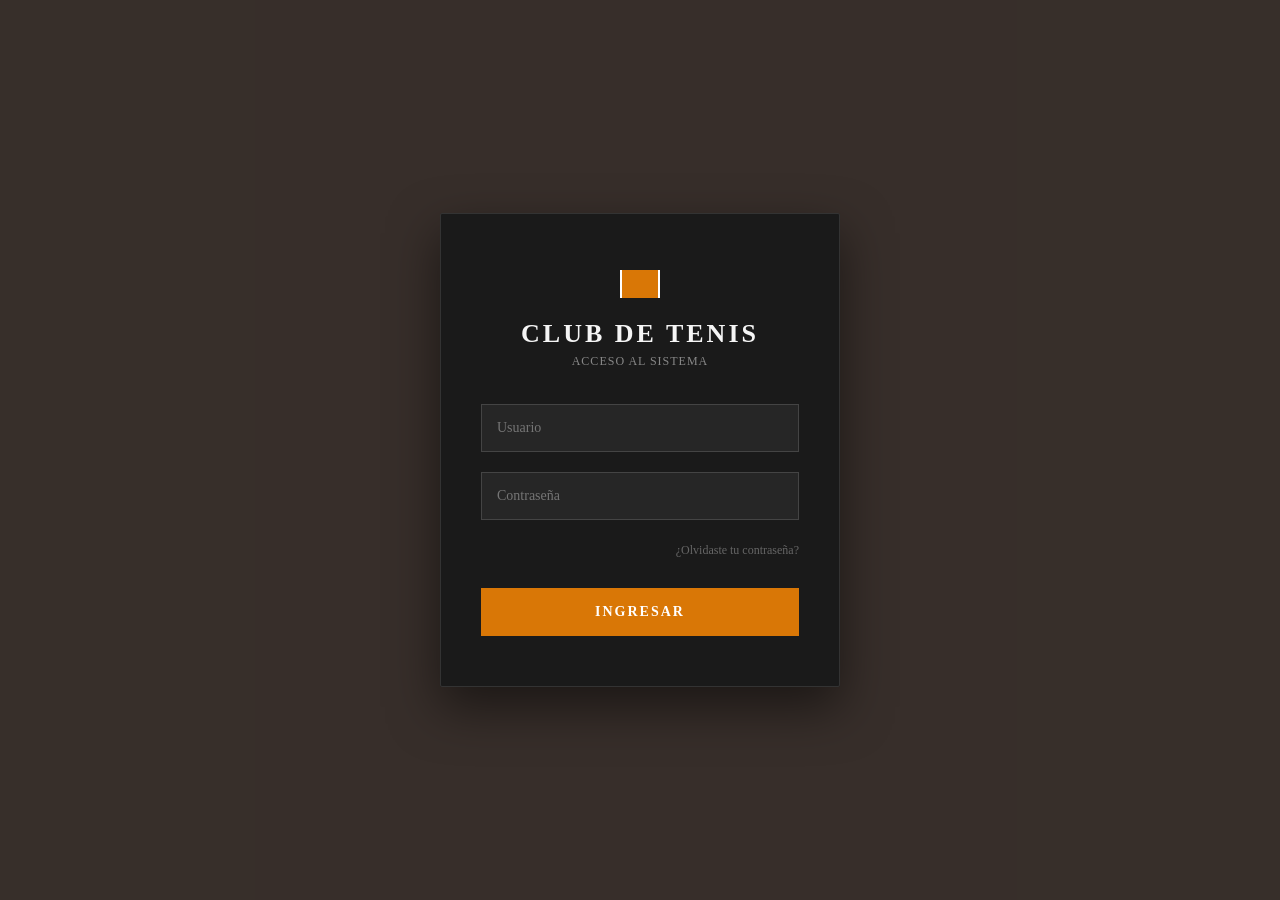
<file: demo/src/main/resources/static/index.html>
<!DOCTYPE html>
<html lang="es">
<head>
  <meta charset="UTF-8">
  <meta name="viewport" content="width=device-width, initial-scale=1.0">
  <title>Court Access | Tenis App</title>
  <link rel="stylesheet" href="inicioSesion.css" />
</head>
<body>
  <div class="overlay"></div>
  
  <div class="login-card">
    <div class="header">
      <div class="court-icon"></div>
      <h1>Club de Tenis</h1>
      <p>Acceso al Sistema</p>
    </div>

    <form id="loginForm">
      <div class="input-container">
        <input type="text" id="username" placeholder="Usuario" required>
      </div>

      <div class="input-container">
        <input type="password" id="password" placeholder="Contraseña" required>
      </div>

      <div class="form-footer">
        <!-- Evento click para abrir el modal -->
        <a href="#" class="forgot-link" id="btnForgot">¿Olvidaste tu contraseña?</a>
      </div>

      <button type="submit" class="btn-submit">INGRESAR</button>
    </form>
  </div>

  <!-- Modal para recuperar contraseña -->
  <div id="modalRecuperar" class="modal-overlay" style="display: none;">
    <div class="login-card modal-content">
      <div class="header">
        <h2>Recuperar Contraseña</h2>
        <p>Ingresa tu nombre real o nombre de acceso</p>
      </div>

      <form id="recuperarForm">
        <div class="input-container">
          <input type="text" id="inputIdentificador" placeholder="Usuario o Nombre de Acceso" required>
        </div>

        <div id="mensajeResultado" class="mensaje-resultado"></div>

        <div class="modal-buttons">
          <button type="submit" class="btn-submit">ENVIAR</button>
          <button type="button" class="btn-cancel" id="btnCerrarModal">CANCELAR</button>
        </div>
      </form>
    </div>
  </div>

  <script src="login.js"></script>
</body>
</html>
</file>
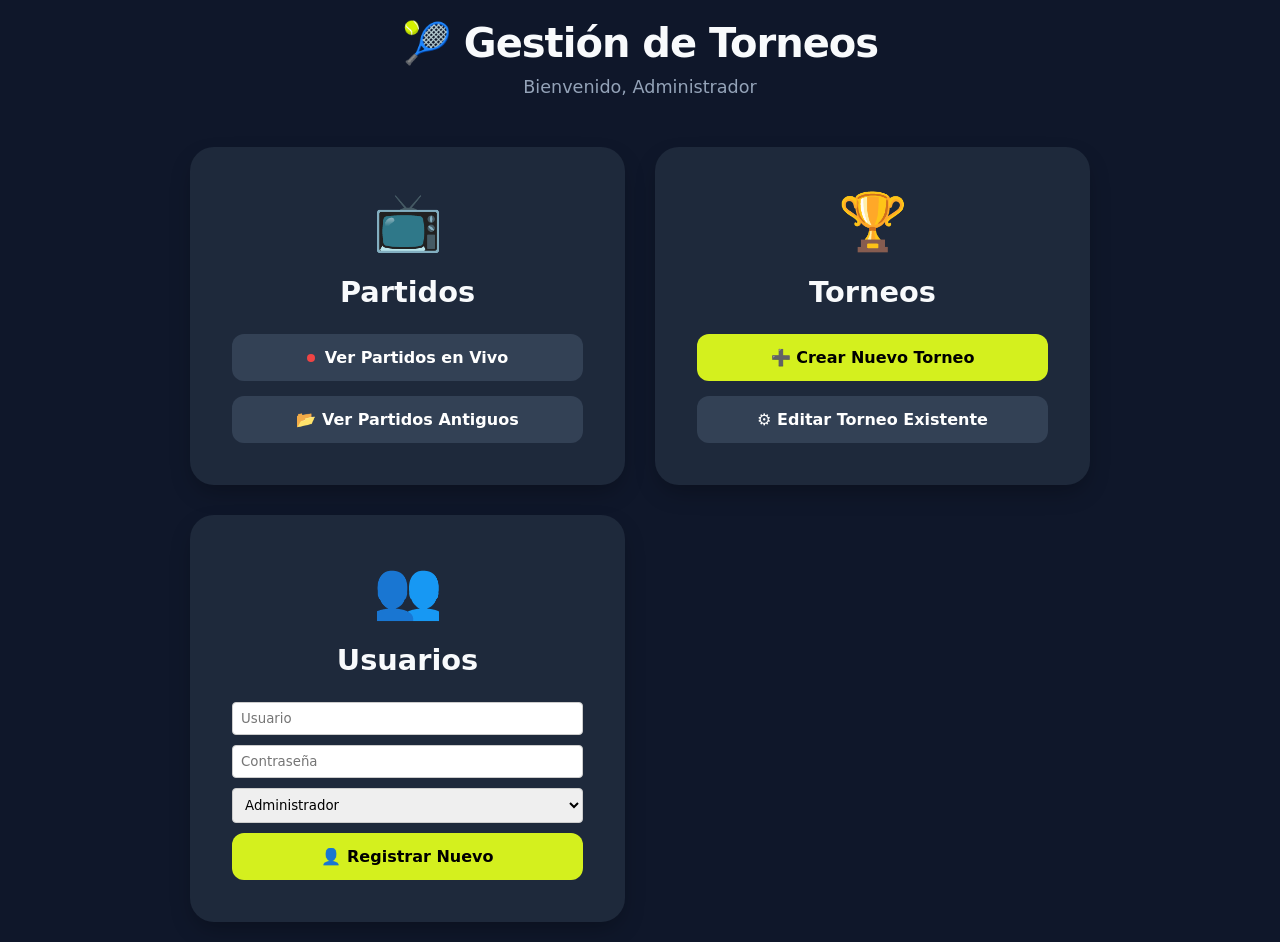
<file: demo/src/main/resources/static/CrearTorneo/Admin.html>
<!DOCTYPE html>
<html lang="es">
<head>
    <meta charset="UTF-8">
    <meta name="viewport" content="width=device-width, initial-scale=1.0">
    <title>Panel de Administración - Tenis</title>
    <link rel="stylesheet" href="admin.css">
</head>
<body>
    <div class="admin-container">
        <header>
            <h1>🎾 Gestión de Torneos</h1>
            <p>Bienvenido, Administrador</p>
        </header>
        <div class="menu-grid">
            <div class="card-menu">
                <div class="icon">📺</div>
                <h2>Partidos</h2>
                <div class="options">
                    <button class="btn-opt" onclick="navegar('vivo')">
                        <span class="dot"></span> Ver Partidos en Vivo
                    </button>
                    <button class="btn-opt" onclick="navegar('antiguos')">
                        📂 Ver Partidos Antiguos
                    </button>
                </div>
            </div>
            <div class="card-menu">
                <div class="icon">🏆</div>
                <h2>Torneos</h2>
                <div class="options">
                    <button class="btn-opt primary" onclick="window.location.href='crear-torneo.html'">
                        ➕ Crear Nuevo Torneo
                    </button>
                    <button class="btn-opt" onclick="navegar('editar')">
                        ⚙️ Editar Torneo Existente
                    </button>
                </div>
            </div>

            <!-- Nueva Tarjeta para Gestión de Usuarios -->
            <div class="card-menu">
                <div class="icon">👥</div>
                <h2>Usuarios</h2>
                <div class="options">
                    <form id="registroUsuarioForm" style="display: flex; flex-direction: column; gap: 10px;">
                        <input type="text" id="newUsername" placeholder="Usuario" required 
                               style="padding: 8px; border-radius: 4px; border: 1px solid #ccc;">
                        
                        <input type="password" id="newPassword" placeholder="Contraseña" required 
                               style="padding: 8px; border-radius: 4px; border: 1px solid #ccc;">
                        
                        <select id="newRolId" style="padding: 8px; border-radius: 4px; border: 1px solid #ccc;">
                            <option value="ADMINISTRADOR">Administrador</option>
                            <option value="JUEZ">Juez</option>
                            <option value="JUGADOR">Jugador</option>
                        </select>

                        <button type="submit" class="btn-opt primary" style="width: 100%;">
                            👤 Registrar Nuevo
                        </button>
                    </form>
                </div>
            </div>
        </div>
    </div>

    <script src="admin.js"></script>

</body>
</html>
</file>
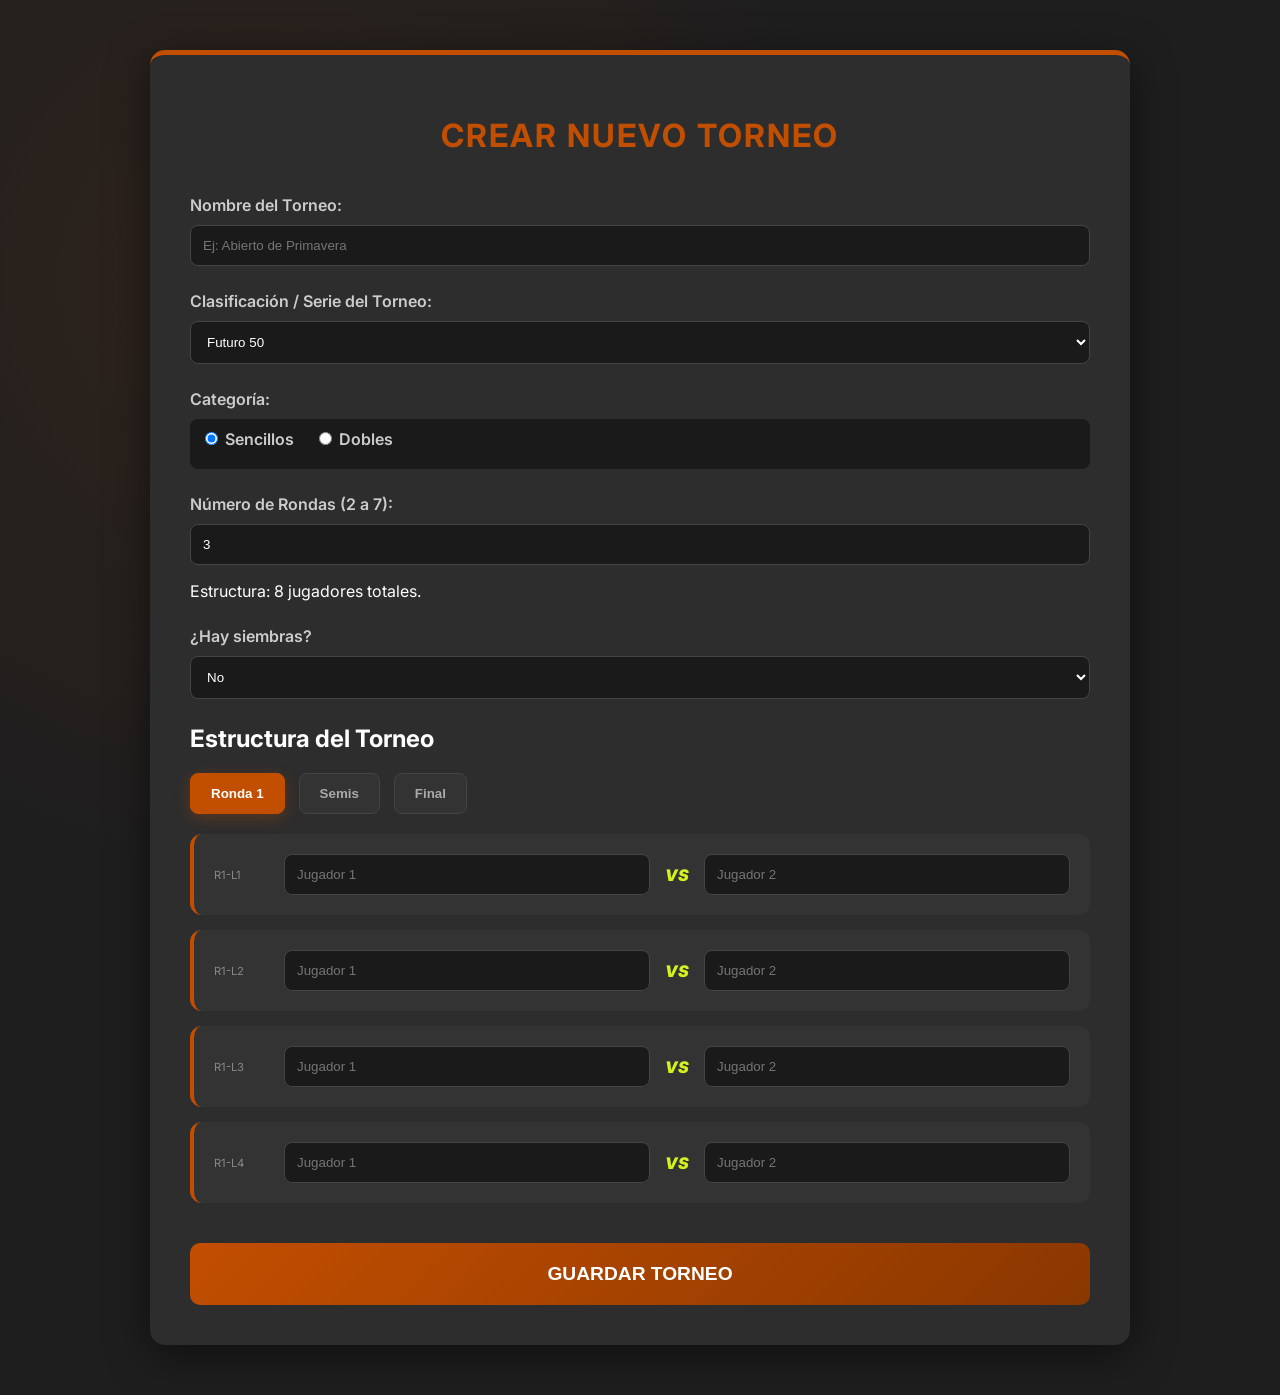
<file: demo/src/main/resources/static/CrearTorneo/crear-torneo.html>
<!DOCTYPE html>
<html lang="es">
<head>
    <meta charset="UTF-8">
    <meta name="viewport" content="width=device-width, initial-scale=1.0">
    <title>Crear Torneo | Admin</title>
    <link href="https://fonts.googleapis.com/css2?family=Inter:wght@300;400;600;700&display=swap" rel="stylesheet">
    <style>
        :root {
            --clay-orange: #C24E00;
            --clay-dark: #2A1B15;
            --clay-bg: #1e1e1e;
            --clay-card: #2d2d2d;
            --clay-text: #ffffff;
            --clay-accent: #d4f01e; /* Color pelota de tenis */
            --clay-border: #444;
        }
        body {
            font-family: 'Inter', sans-serif;
            background-color: var(--clay-bg);
            color: var(--clay-text);
            margin: 0; padding: 20px;
            background-image: radial-gradient(circle at 20% 20%, rgba(194, 78, 0, 0.1) 0%, transparent 40%);
        }
        .container {
            max-width: 900px; margin: 30px auto;
            background-color: var(--clay-card);
            padding: 40px; border-radius: 15px;
            box-shadow: 0 10px 40px rgba(0,0,0,0.5);
            border-top: 5px solid var(--clay-orange);
        }
        h1 {
            color: var(--clay-orange); text-align: center;
            text-transform: uppercase; letter-spacing: 2px;
            margin-bottom: 40px; font-weight: 700;
        }
        .form-group { margin-bottom: 25px; }
        label { display: block; margin-bottom: 10px; font-weight: 600; color: #ccc; }
        input[type="text"], input[type="number"], select {
            width: 100%; padding: 12px; background: #1a1a1a;
            border: 1px solid var(--clay-border); color: white;
            border-radius: 8px; box-sizing: border-box;
        }
        input:focus { border-color: var(--clay-orange); outline: none; }
        .radio-group {
            display: flex; gap: 20px; background: #1a1a1a;
            padding: 10px; border-radius: 8px;
        }
        .tab-button {
            background-color: #333; border: 1px solid var(--clay-border);
            color: #aaa; padding: 12px 20px; cursor: pointer;
            border-radius: 8px; margin-right: 10px; font-weight: 600; transition: 0.3s;
        }
        .tab-button.active {
            background-color: var(--clay-orange); color: white;
            border-color: var(--clay-orange); box-shadow: 0 4px 15px rgba(194, 78, 0, 0.3);
        }
        .llave-item {
            display: flex; align-items: center; gap: 15px;
            margin-bottom: 15px; padding: 20px;
            background-color: #333; border-radius: 12px;
            border-left: 4px solid var(--clay-orange);
        }
        .vs { font-weight: 900; color: var(--clay-accent); font-style: italic; }
        .btn-guardar {
            display: block; width: 100%; padding: 20px;
            background: linear-gradient(135deg, #C24E00 0%, #8A3700 100%);
            color: white; border: none; border-radius: 10px;
            font-size: 1.2rem; font-weight: 700; cursor: pointer;
            text-transform: uppercase; margin-top: 40px; transition: 0.2s;
        }
        .btn-guardar:hover { transform: translateY(-2px); box-shadow: 0 5px 20px rgba(194, 78, 0, 0.4); }
    </style>
</head>
<body>
    <div class="container">
        <h1>Crear Nuevo Torneo</h1>

        <div class="form-group">
            <label for="nombreTorneo">Nombre del Torneo:</label>
            <input type="text" id="nombreTorneo" placeholder="Ej: Abierto de Primavera" required>
        </div>
        <div class="form-group">
            <label for="clasificacionTorneo">Clasificación / Serie del Torneo:</label>
            <select id="clasificacionTorneo" required>
                <option value="Futuro 50">Futuro 50</option>
                <option value="Futuro 100">Futuro 100</option>
                <option value="Futuro 250">Futuro 250</option>
                <option value="Futuro 500">Futuro 500</option>
                <option value="Master 1000">Master 1000</option>
            </select>
        </div>
        <div class="form-group">
            <label>Categoría:</label>
            <div class="radio-group">
                <label><input type="radio" name="categoria" value="Sencillos" checked onchange="calcularPartidos()"> Sencillos</label>
                <label><input type="radio" name="categoria" value="Dobles" onchange="calcularPartidos()"> Dobles</label>
            </div>
        </div>

        <div class="form-group">
            <label for="numRondas">Número de Rondas (2 a 7):</label>
            <input type="number" id="numRondas" min="2" max="7" value="3" onchange="calcularPartidos()">
            <p id="infoPartidos"></p>
        </div>

        <div class="form-group">
            <label>¿Hay siembras?</label>
            <select id="haySiembras" onchange="toggleSiembras()">
                <option value="no">No</option>
                <option value="si">Sí</option>
            </select>
        </div>

        <div id="seccionSiembras" style="display: none;">
            <div class="form-group">
                <label for="cantSiembras">Cantidad de Siembras:</label>
                <input type="number" id="cantSiembras" min="1" value="1" onchange="generarCamposSiembras()">
            </div>
            <div id="contenedorCamposSiembras">
                <!-- Campos de siembras se generarán aquí -->
            </div>
        </div>

        <h2>Estructura del Torneo</h2>
        <div id="tabsRondas" style="margin-bottom: 20px;">
            <!-- Botones de rondas se generarán aquí -->
        </div>

        <div id="contenedorLlaves">
            <!-- Partidos de la ronda actual se generarán aquí -->
        </div>

        <button class="btn-guardar" onclick="guardarTorneo()">Guardar Torneo</button>
    </div>

    <script src="admin-logic.js"></script>
    <script>
        // Inicializar al cargar la página
        document.addEventListener('DOMContentLoaded', () => {
            calcularPartidos();
            toggleSiembras();
        });
    </script>
</body>
</html>
</file>
<file: demo/src/main/resources/static/inicioSesion.css>
* {
  margin: 0;
  padding: 0;
  box-sizing: border-box;
  font-family: 'Georgia', serif; /* Un toque más clásico y elegante */
}

body {
  /* Imagen de fondo de polvo de ladrillo oscura */
  background: url('https://images.unsplash.com/photo-1599474924187-334a4ae5bd3c?q=80&w=2000') no-repeat center center fixed;
  background-size: cover;
  height: 100vh;
  display: flex;
  justify-content: center;
  align-items: center;
}

/* Capa oscura para dar profundidad y contraste */
.overlay {
  position: absolute;
  top: 0;
  left: 0;
  width: 100%;
  height: 100%;
  background: rgba(20, 10, 5, 0.85); /* Tono café muy oscuro */
  z-index: 1;
}

.login-card {
  position: relative;
  z-index: 2;
  background: #1a1a1a; /* Fondo oscuro sólido */
  padding: 50px 40px;
  border-radius: 2px;
  width: 100%;
  max-width: 400px;
  border: 1px solid #333;
  box-shadow: 0 20px 50px rgba(0,0,0,0.5);
  text-align: center;
}

.header {
  margin-bottom: 35px;
}

.court-icon {
  width: 40px;
  height: 40px;
  background: #d97706; /* Color arcilla */
  margin: 0 auto 15px;
  clip-path: polygon(0% 15%, 100% 15%, 100% 85%, 0% 85%); /* Simula una red */
  border: 2px solid white;
}

h1 {
  color: #f5f5f5;
  font-size: 26px;
  letter-spacing: 3px;
  text-transform: uppercase;
  margin-bottom: 5px;
}

p {
  color: #888;
  font-size: 12px;
  text-transform: uppercase;
  letter-spacing: 1px;
}

.input-container {
  margin-bottom: 20px;
}

input {
  width: 100%;
  padding: 15px;
  background: #262626;
  border: 1px solid #444;
  color: #fff;
  font-size: 14px;
  outline: none;
  transition: border 0.3s;
}

input:focus {
  border-color: #d97706; /* Brillo color arcilla al seleccionar */
}

.form-footer {
  text-align: right;
  margin-bottom: 30px;
}

.forgot-link {
  color: #666;
  font-size: 12px;
  text-decoration: none;
  transition: color 0.3s;
}

.forgot-link:hover {
  color: #d97706;
}

.btn-submit {
  width: 100%;
  padding: 16px;
  background: #d97706; /* Naranja Polvo de Ladrillo */
  color: #fff;
  border: none;
  font-weight: bold;
  font-size: 14px;
  letter-spacing: 2px;
  cursor: pointer;
  transition: background 0.3s, transform 0.2s;
}

.btn-submit:hover {
  background: #b45309;
  transform: translateY(-2px);
}

.btn-submit:active {
  transform: translateY(0);
}

/* Fondo oscuro translúcido para el modal */
.modal-overlay {
  position: fixed;
  top: 0;
  left: 0;
  width: 100vw;
  height: 100vh;
  background: rgba(0, 0, 0, 0.65);
  display: flex;
  justify-content: center;
  align-items: center;
  z-index: 1000;
}

/* Ajustes de tarjeta dentro del modal */
.modal-content {
  width: 100%;
  max-width: 400px;
  animation: fadeIn 0.3s ease-in-out;
}

.modal-buttons {
  display: flex;
  gap: 10px;
  margin-top: 15px;
}

.btn-cancel {
  background-color: #6c757d;
  color: #fff;
  border: none;
  padding: 10px;
  width: 100%;
  border-radius: 4px;
  cursor: pointer;
  font-weight: bold;
}

.btn-cancel:hover {
  background-color: #5a6268;
}

.mensaje-resultado {
  margin: 10px 0;
  font-size: 0.9rem;
  text-align: center;
  font-weight: 600;
}

@keyframes fadeIn {
  from { opacity: 0; transform: translateY(-10px); }
  to { opacity: 1; transform: translateY(0); }
}
</file>
<file: demo/src/main/resources/static/CrearTorneo/admin.css>
:root {
    --bg-color: #0f172a;
    --card-bg: #1e293b;
    --accent-color: #d4f01e;
    --text-main: #f8fafc;
    --text-muted: #94a3b8;
    --btn-hover: #e2f850;
    --shadow: 0 10px 25px -5px rgba(0, 0, 0, 0.3);
}

* {
    margin: 0;
    padding: 0;
    box-sizing: border-box;
    font-family: 'Inter', system-ui, -apple-system, sans-serif;
}

body {
    background-color: var(--bg-color);
    color: var(--text-main);
    display: flex;
    justify-content: center;
    align-items: center;
    min-height: 100vh;
    padding: 20px;
}

.admin-container {
    width: 100%;
    max-width: 900px;
}

header {
    text-align: center;
    margin-bottom: 50px;
}

header h1 {
    font-size: 2.5rem;
    letter-spacing: -1px;
    margin-bottom: 10px;
}

header p {
    color: var(--text-muted);
    font-size: 1.1rem;
}

/* Cuadrícula de Menú */
.menu-grid {
    display: grid;
    grid-template-columns: repeat(auto-fit, minmax(300px, 1fr));
    gap: 30px;
}

.card-menu {
    background: var(--card-bg);
    padding: 40px;
    border-radius: 24px;
    text-align: center;
    box-shadow: var(--shadow);
    transition: transform 0.3s ease, border-color 0.3s ease;
    border: 2px solid transparent;
}

.card-menu:hover {
    transform: translateY(-10px);
    border-color: rgba(212, 240, 30, 0.2);
}

.icon {
    font-size: 3.5rem;
    margin-bottom: 20px;
    display: block;
}

h2 {
    font-size: 1.8rem;
    margin-bottom: 25px;
}

/* Botones */
.options {
    display: flex;
    flex-direction: column;
    gap: 15px;
}

.btn-opt {
    background: #334155;
    color: white;
    border: none;
    padding: 14px 20px;
    border-radius: 12px;
    font-size: 1rem;
    font-weight: 600;
    cursor: pointer;
    transition: all 0.2s;
    display: flex;
    align-items: center;
    justify-content: center;
    gap: 10px;
}

.btn-opt:hover {
    background: #475569;
    transform: scale(1.02);
}

.btn-opt.primary {
    background: var(--accent-color);
    color: #000;
}

.btn-opt.primary:hover {
    background: var(--btn-hover);
    box-shadow: 0 0 20px rgba(212, 240, 30, 0.3);
}

/* Punto de "En Vivo" animado */
.dot {
    height: 8px;
    width: 8px;
    background-color: #ef4444;
    border-radius: 50%;
    display: inline-block;
    animation: pulse 1.5s infinite;
}

@keyframes pulse {
    0% { transform: scale(0.95); box-shadow: 0 0 0 0 rgba(239, 68, 68, 0.7); }
    70% { transform: scale(1); box-shadow: 0 0 0 10px rgba(239, 68, 68, 0); }
    100% { transform: scale(0.95); box-shadow: 0 0 0 0 rgba(239, 68, 68, 0); }
}

@media (max-width: 600px) {
    header h1 { font-size: 1.8rem; }
    .card-menu { padding: 25px; }
}
</file>
